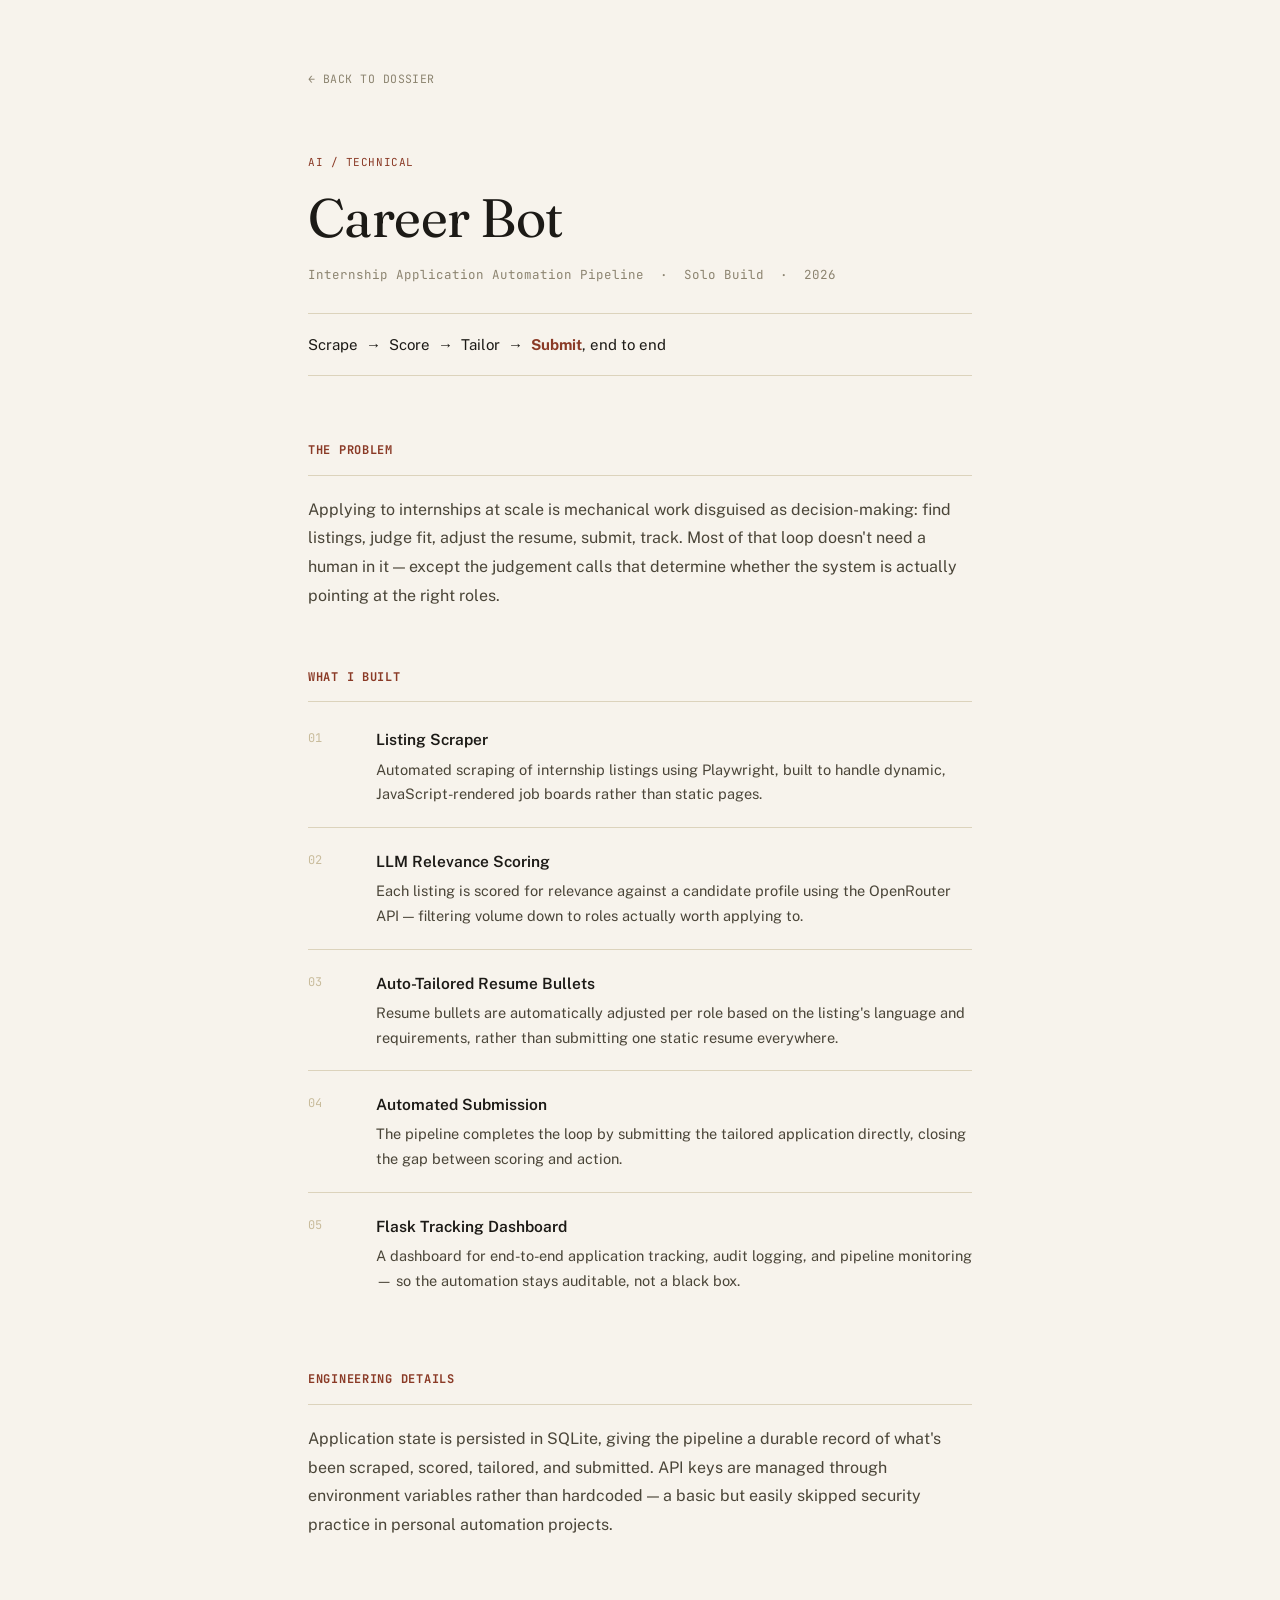
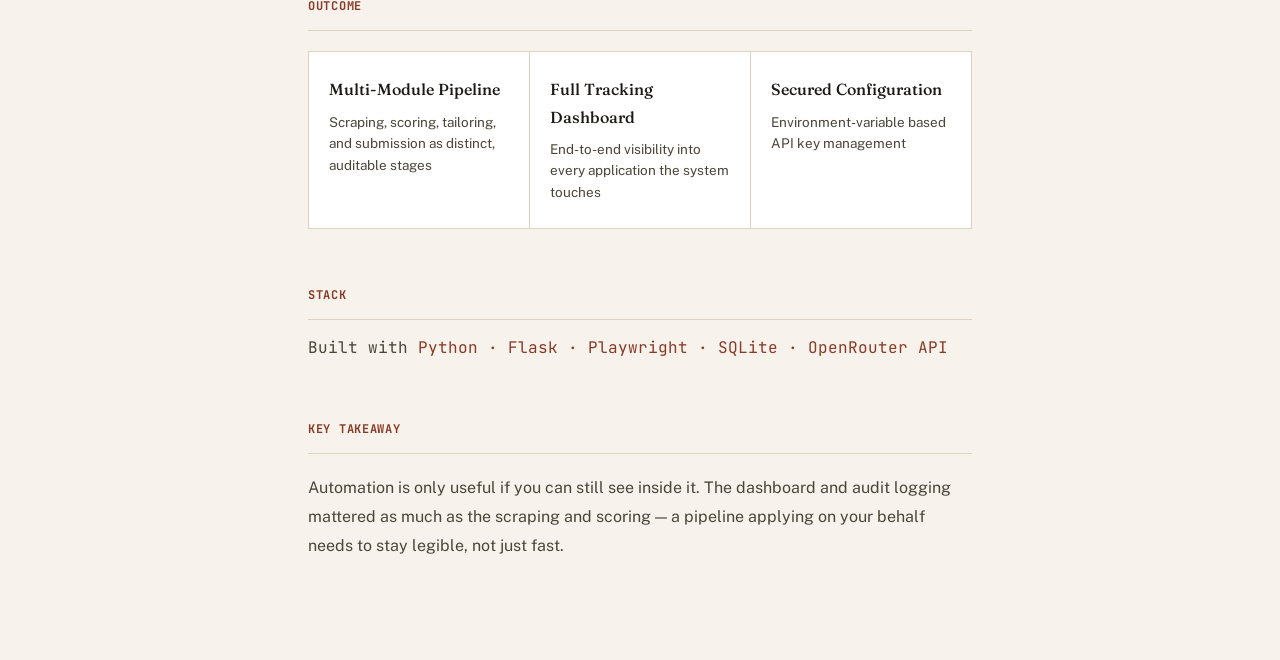
<file: career-bot.html>
<!DOCTYPE html>
<html lang="en">
<head>
<meta charset="UTF-8">
<meta name="viewport" content="width=device-width, initial-scale=1.0">
<title>Career Bot — Internship Application Automation Pipeline | Shivam Godhwani</title>
<meta name="description" content="Career Bot is a multi-module automation pipeline by Shivam Godhwani that scrapes listings, scores relevance via LLM, auto-tailors resumes, and submits internship applications.">
<link rel="stylesheet" href="project.css">
<link href="https://fonts.googleapis.com/css2?family=Fraunces:ital,opsz,wght@0,9..144,380;0,9..144,500;1,9..144,480&family=Public+Sans:wght@300;400;500;600;700&family=JetBrains+Mono:wght@400;500&display=swap" rel="stylesheet">
</head>
<body>
<div class="page">
  <a href="index.html" class="back">← Back to Dossier</a>

  <span class="proj-kicker">AI / Technical</span>
  <h1>Career Bot</h1>
  <p class="meta">Internship Application Automation Pipeline &nbsp;·&nbsp; Solo Build &nbsp;·&nbsp; 2026</p>
  <div class="outcome-banner">Scrape &nbsp;→&nbsp; Score &nbsp;→&nbsp; Tailor &nbsp;→&nbsp; <strong>Submit</strong>, end to end</div>

  <div class="content">

    <div class="section-block">
      <h2>The Problem</h2>
      <p>Applying to internships at scale is mechanical work disguised as decision-making: find listings, judge fit, adjust the resume, submit, track. Most of that loop doesn't need a human in it — except the judgement calls that determine whether the system is actually pointing at the right roles.</p>
    </div>

    <div class="section-block">
      <h2>What I Built</h2>
      <div class="steps">
        <div class="step">
          <div class="step-num">01</div>
          <div>
            <strong>Listing Scraper</strong>
            <p>Automated scraping of internship listings using Playwright, built to handle dynamic, JavaScript-rendered job boards rather than static pages.</p>
          </div>
        </div>
        <div class="step">
          <div class="step-num">02</div>
          <div>
            <strong>LLM Relevance Scoring</strong>
            <p>Each listing is scored for relevance against a candidate profile using the OpenRouter API — filtering volume down to roles actually worth applying to.</p>
          </div>
        </div>
        <div class="step">
          <div class="step-num">03</div>
          <div>
            <strong>Auto-Tailored Resume Bullets</strong>
            <p>Resume bullets are automatically adjusted per role based on the listing's language and requirements, rather than submitting one static resume everywhere.</p>
          </div>
        </div>
        <div class="step">
          <div class="step-num">04</div>
          <div>
            <strong>Automated Submission</strong>
            <p>The pipeline completes the loop by submitting the tailored application directly, closing the gap between scoring and action.</p>
          </div>
        </div>
        <div class="step">
          <div class="step-num">05</div>
          <div>
            <strong>Flask Tracking Dashboard</strong>
            <p>A dashboard for end-to-end application tracking, audit logging, and pipeline monitoring — so the automation stays auditable, not a black box.</p>
          </div>
        </div>
      </div>
    </div>

    <div class="section-block">
      <h2>Engineering Details</h2>
      <p>Application state is persisted in SQLite, giving the pipeline a durable record of what's been scraped, scored, tailored, and submitted. API keys are managed through environment variables rather than hardcoded — a basic but easily skipped security practice in personal automation projects.</p>
    </div>

    <div class="section-block">
      <h2>Outcome</h2>
      <div class="outcome-grid">
        <div class="outcome-card">
          <strong>Multi-Module Pipeline</strong>
          <p>Scraping, scoring, tailoring, and submission as distinct, auditable stages</p>
        </div>
        <div class="outcome-card">
          <strong>Full Tracking Dashboard</strong>
          <p>End-to-end visibility into every application the system touches</p>
        </div>
        <div class="outcome-card">
          <strong>Secured Configuration</strong>
          <p>Environment-variable based API key management</p>
        </div>
      </div>
    </div>

    <div class="section-block">
      <h2>Stack</h2>
      <p class="stack-line">Built with <span>Python · Flask · Playwright · SQLite · OpenRouter API</span></p>
    </div>

    <div class="section-block">
      <h2>Key Takeaway</h2>
      <p>Automation is only useful if you can still see inside it. The dashboard and audit logging mattered as much as the scraping and scoring — a pipeline applying on your behalf needs to stay legible, not just fast.</p>
    </div>

  </div>
</div>
</body>
</html>
</file>
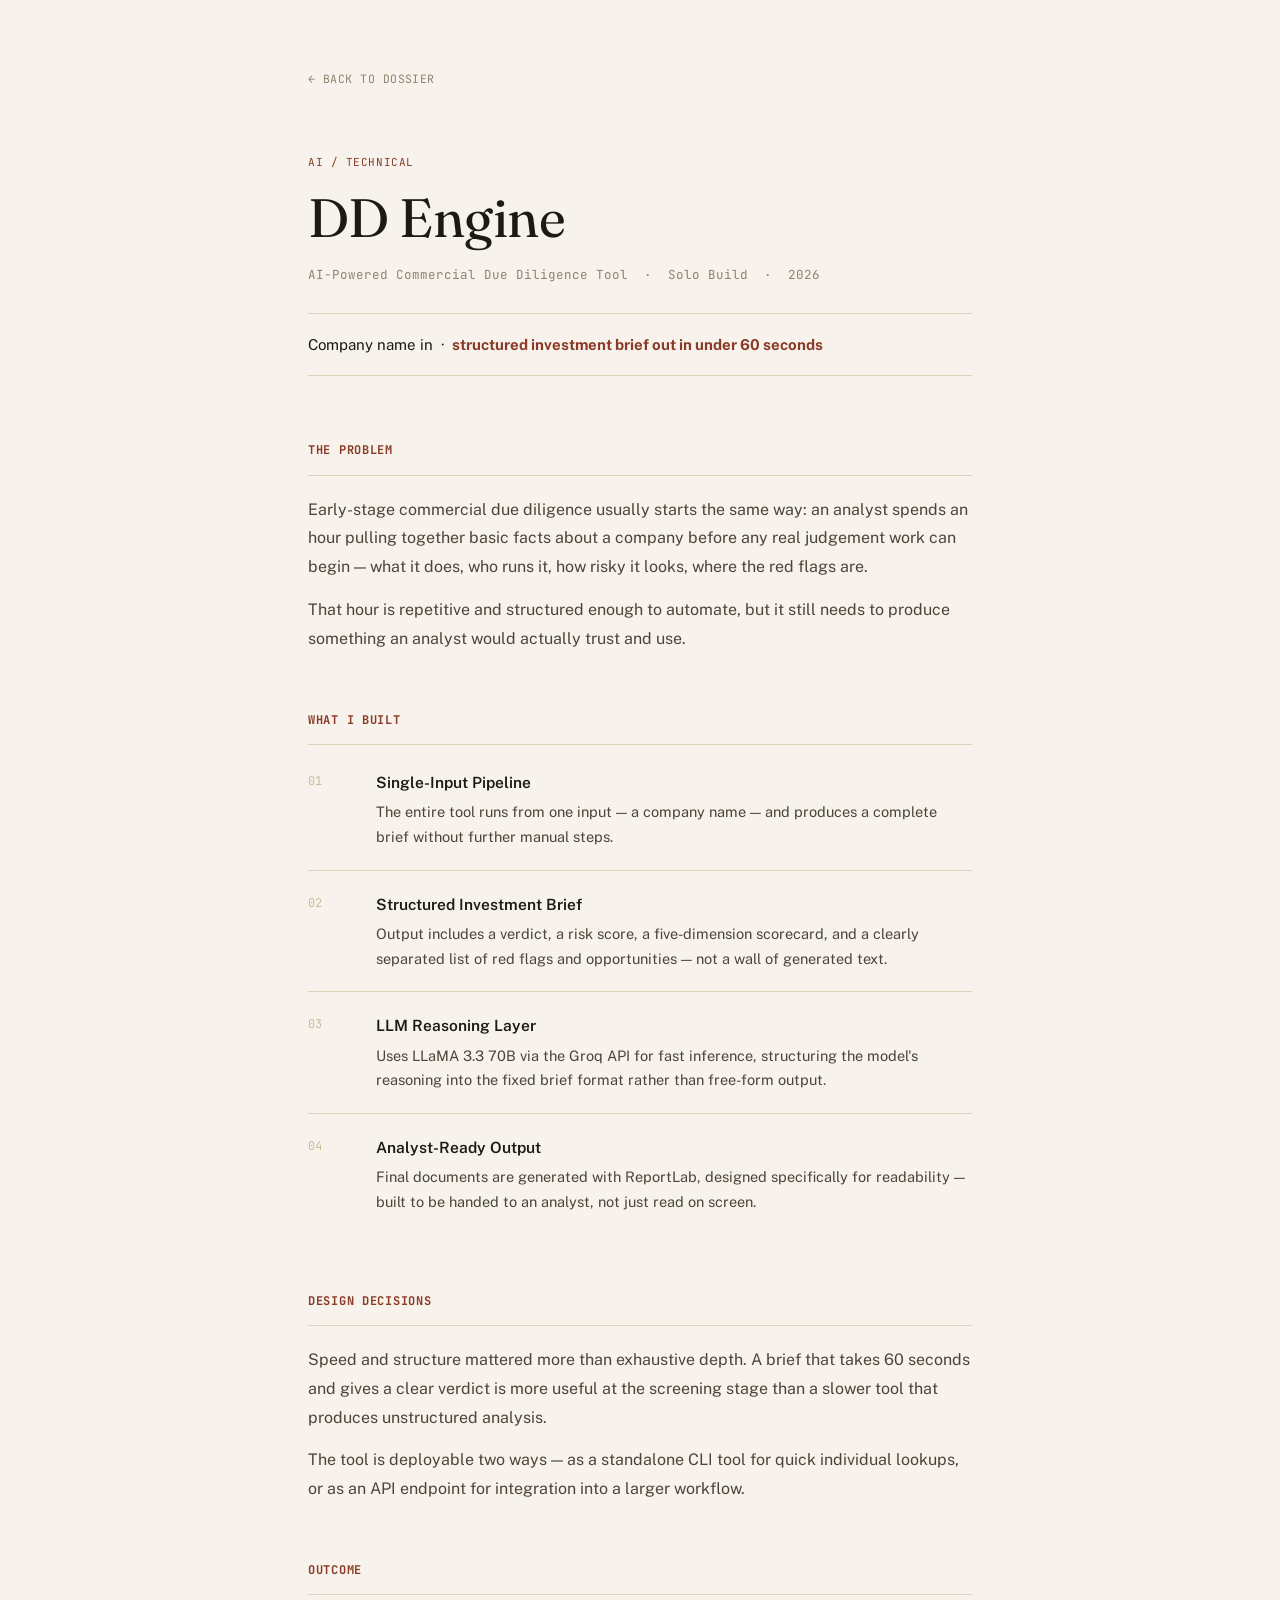
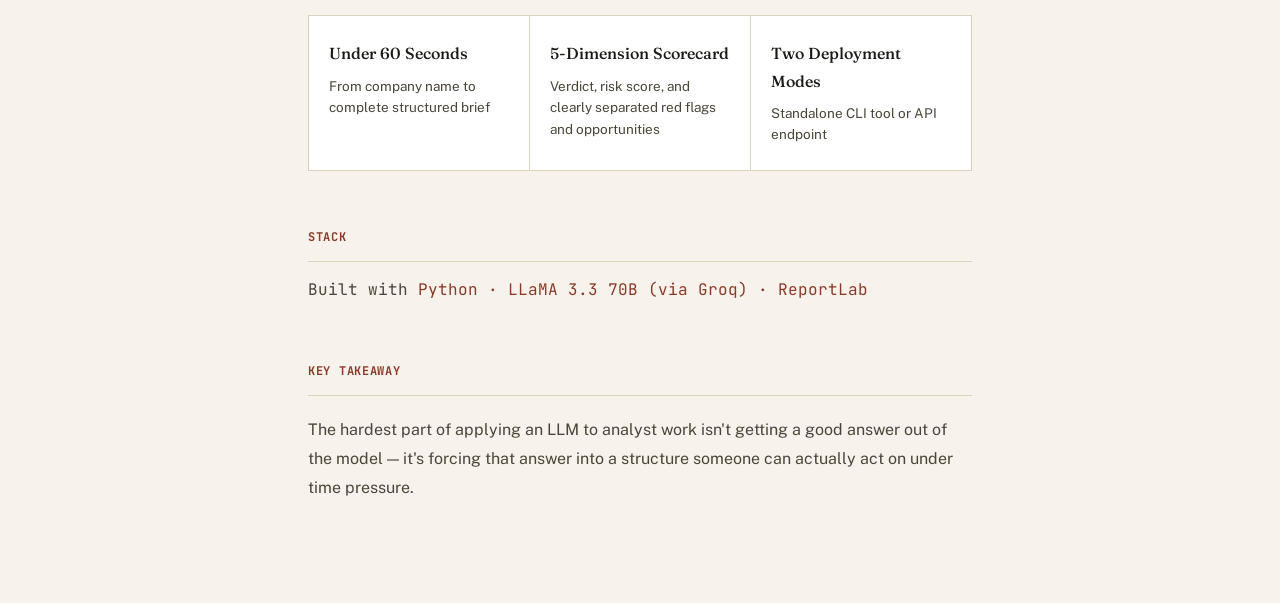
<file: dd-engine.html>
<!DOCTYPE html>
<html lang="en">
<head>
<meta charset="UTF-8">
<meta name="viewport" content="width=device-width, initial-scale=1.0">
<title>DD Engine — AI-Powered Commercial Due Diligence Tool | Shivam Godhwani</title>
<meta name="description" content="DD Engine is an end-to-end pipeline by Shivam Godhwani that converts a company name into a structured investment brief in under 60 seconds, using Python and LLaMA 3.3 70B.">
<link rel="stylesheet" href="project.css">
<link href="https://fonts.googleapis.com/css2?family=Fraunces:ital,opsz,wght@0,9..144,380;0,9..144,500;1,9..144,480&family=Public+Sans:wght@300;400;500;600;700&family=JetBrains+Mono:wght@400;500&display=swap" rel="stylesheet">
</head>
<body>
<div class="page">
  <a href="index.html" class="back">← Back to Dossier</a>

  <span class="proj-kicker">AI / Technical</span>
  <h1>DD Engine</h1>
  <p class="meta">AI-Powered Commercial Due Diligence Tool &nbsp;·&nbsp; Solo Build &nbsp;·&nbsp; 2026</p>
  <div class="outcome-banner">Company name in &nbsp;·&nbsp; <strong>structured investment brief out in under 60 seconds</strong></div>

  <div class="content">

    <div class="section-block">
      <h2>The Problem</h2>
      <p>Early-stage commercial due diligence usually starts the same way: an analyst spends an hour pulling together basic facts about a company before any real judgement work can begin — what it does, who runs it, how risky it looks, where the red flags are.</p>
      <p>That hour is repetitive and structured enough to automate, but it still needs to produce something an analyst would actually trust and use.</p>
    </div>

    <div class="section-block">
      <h2>What I Built</h2>
      <div class="steps">
        <div class="step">
          <div class="step-num">01</div>
          <div>
            <strong>Single-Input Pipeline</strong>
            <p>The entire tool runs from one input — a company name — and produces a complete brief without further manual steps.</p>
          </div>
        </div>
        <div class="step">
          <div class="step-num">02</div>
          <div>
            <strong>Structured Investment Brief</strong>
            <p>Output includes a verdict, a risk score, a five-dimension scorecard, and a clearly separated list of red flags and opportunities — not a wall of generated text.</p>
          </div>
        </div>
        <div class="step">
          <div class="step-num">03</div>
          <div>
            <strong>LLM Reasoning Layer</strong>
            <p>Uses LLaMA 3.3 70B via the Groq API for fast inference, structuring the model's reasoning into the fixed brief format rather than free-form output.</p>
          </div>
        </div>
        <div class="step">
          <div class="step-num">04</div>
          <div>
            <strong>Analyst-Ready Output</strong>
            <p>Final documents are generated with ReportLab, designed specifically for readability — built to be handed to an analyst, not just read on screen.</p>
          </div>
        </div>
      </div>
    </div>

    <div class="section-block">
      <h2>Design Decisions</h2>
      <p>Speed and structure mattered more than exhaustive depth. A brief that takes 60 seconds and gives a clear verdict is more useful at the screening stage than a slower tool that produces unstructured analysis.</p>
      <p>The tool is deployable two ways — as a standalone CLI tool for quick individual lookups, or as an API endpoint for integration into a larger workflow.</p>
    </div>

    <div class="section-block">
      <h2>Outcome</h2>
      <div class="outcome-grid">
        <div class="outcome-card">
          <strong>Under 60 Seconds</strong>
          <p>From company name to complete structured brief</p>
        </div>
        <div class="outcome-card">
          <strong>5-Dimension Scorecard</strong>
          <p>Verdict, risk score, and clearly separated red flags and opportunities</p>
        </div>
        <div class="outcome-card">
          <strong>Two Deployment Modes</strong>
          <p>Standalone CLI tool or API endpoint</p>
        </div>
      </div>
    </div>

    <div class="section-block">
      <h2>Stack</h2>
      <p class="stack-line">Built with <span>Python · LLaMA 3.3 70B (via Groq) · ReportLab</span></p>
    </div>

    <div class="section-block">
      <h2>Key Takeaway</h2>
      <p>The hardest part of applying an LLM to analyst work isn't getting a good answer out of the model — it's forcing that answer into a structure someone can actually act on under time pressure.</p>
    </div>

  </div>
</div>
</body>
</html>
</file>
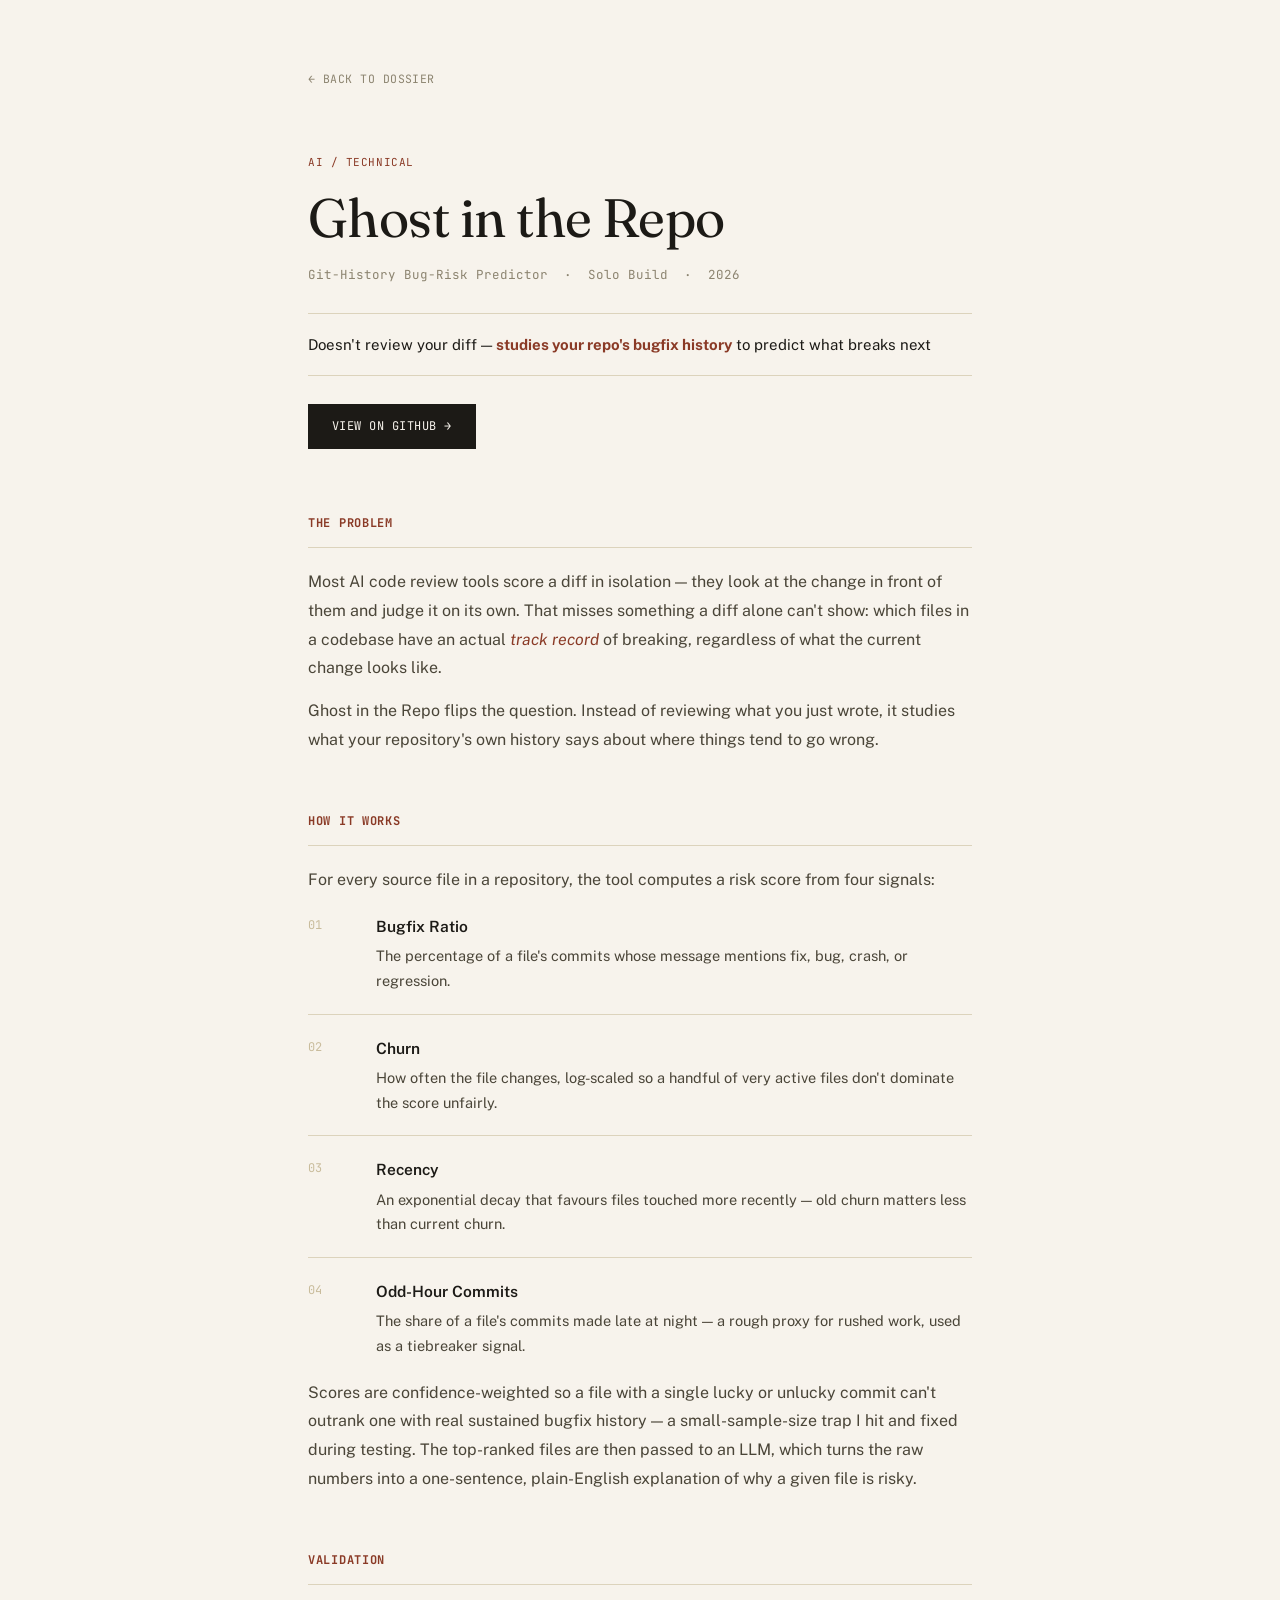
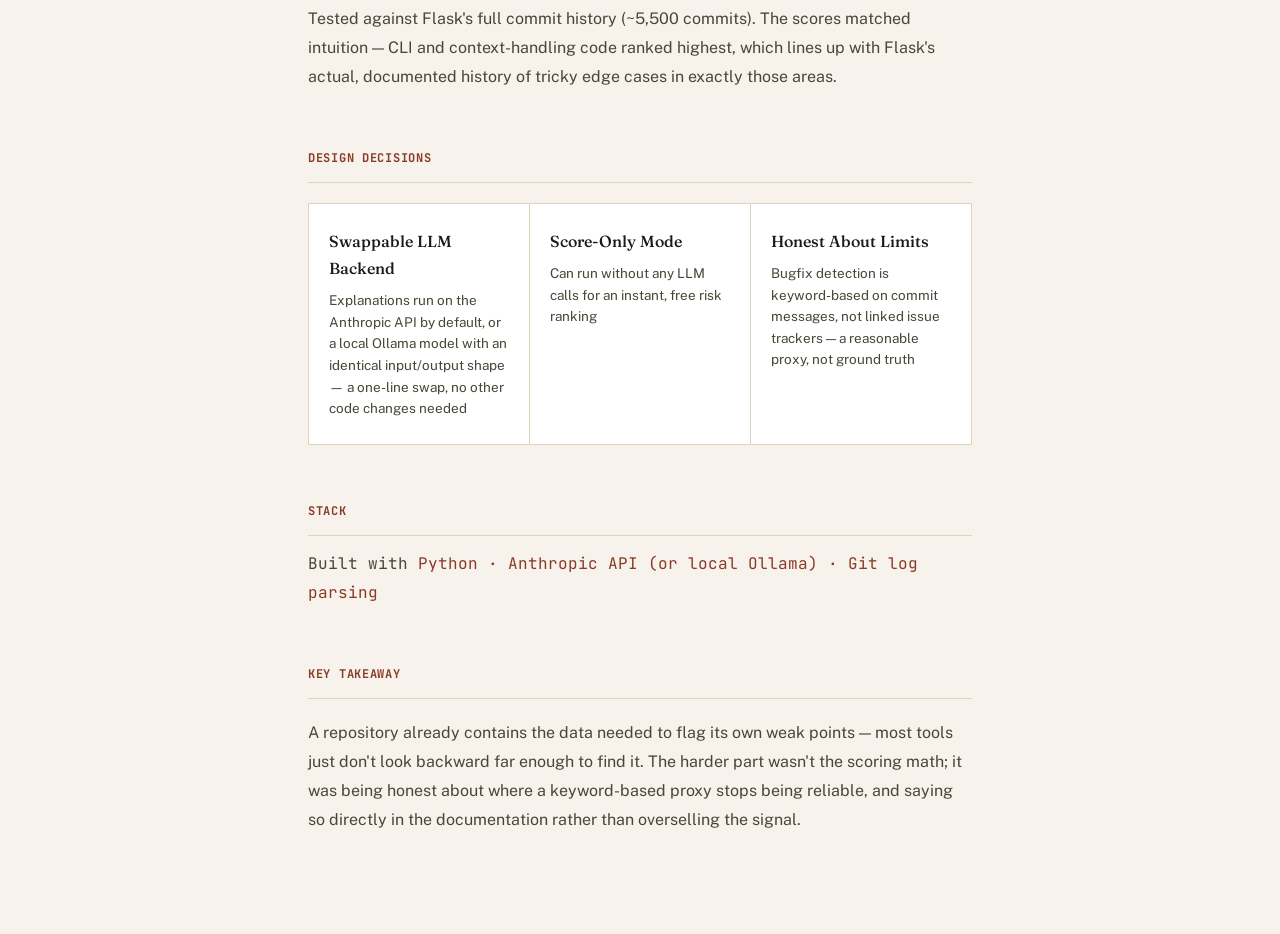
<file: ghost-in-the-repo.html>
<!DOCTYPE html>
<html lang="en">
<head>
<meta charset="UTF-8">
<meta name="viewport" content="width=device-width, initial-scale=1.0">
<title>Ghost in the Repo — Git-History Bug-Risk Predictor | Shivam Godhwani</title>
<meta name="description" content="Ghost in the Repo is a tool by Shivam Godhwani that analyses a repository's own commit history to predict which files are most likely to break next, with plain-English LLM explanations.">
<link rel="stylesheet" href="project.css">
<link href="https://fonts.googleapis.com/css2?family=Fraunces:ital,opsz,wght@0,9..144,380;0,9..144,500;1,9..144,480&family=Public+Sans:wght@300;400;500;600;700&family=JetBrains+Mono:wght@400;500&display=swap" rel="stylesheet">
</head>
<body>
<div class="page">
  <a href="index.html" class="back">← Back to Dossier</a>

  <span class="proj-kicker">AI / Technical</span>
  <h1>Ghost in the Repo</h1>
  <p class="meta">Git-History Bug-Risk Predictor &nbsp;·&nbsp; Solo Build &nbsp;·&nbsp; 2026</p>
  <div class="outcome-banner">Doesn't review your diff — <strong>studies your repo's bugfix history</strong> to predict what breaks next</div>
  <a href="https://github.com/shivamgodhwani-ship-it/ghost-in-the-repo" target="_blank" class="live-link">View on GitHub →</a>

  <div class="content">

    <div class="section-block">
      <h2>The Problem</h2>
      <p>Most AI code review tools score a diff in isolation — they look at the change in front of them and judge it on its own. That misses something a diff alone can't show: which files in a codebase have an actual <em>track record</em> of breaking, regardless of what the current change looks like.</p>
      <p>Ghost in the Repo flips the question. Instead of reviewing what you just wrote, it studies what your repository's own history says about where things tend to go wrong.</p>
    </div>

    <div class="section-block">
      <h2>How It Works</h2>
      <p>For every source file in a repository, the tool computes a risk score from four signals:</p>
      <div class="steps">
        <div class="step">
          <div class="step-num">01</div>
          <div>
            <strong>Bugfix Ratio</strong>
            <p>The percentage of a file's commits whose message mentions fix, bug, crash, or regression.</p>
          </div>
        </div>
        <div class="step">
          <div class="step-num">02</div>
          <div>
            <strong>Churn</strong>
            <p>How often the file changes, log-scaled so a handful of very active files don't dominate the score unfairly.</p>
          </div>
        </div>
        <div class="step">
          <div class="step-num">03</div>
          <div>
            <strong>Recency</strong>
            <p>An exponential decay that favours files touched more recently — old churn matters less than current churn.</p>
          </div>
        </div>
        <div class="step">
          <div class="step-num">04</div>
          <div>
            <strong>Odd-Hour Commits</strong>
            <p>The share of a file's commits made late at night — a rough proxy for rushed work, used as a tiebreaker signal.</p>
          </div>
        </div>
      </div>
      <p>Scores are confidence-weighted so a file with a single lucky or unlucky commit can't outrank one with real sustained bugfix history — a small-sample-size trap I hit and fixed during testing. The top-ranked files are then passed to an LLM, which turns the raw numbers into a one-sentence, plain-English explanation of why a given file is risky.</p>
    </div>

    <div class="section-block">
      <h2>Validation</h2>
      <p>Tested against Flask's full commit history (~5,500 commits). The scores matched intuition — CLI and context-handling code ranked highest, which lines up with Flask's actual, documented history of tricky edge cases in exactly those areas.</p>
    </div>

    <div class="section-block">
      <h2>Design Decisions</h2>
      <div class="outcome-grid">
        <div class="outcome-card">
          <strong>Swappable LLM Backend</strong>
          <p>Explanations run on the Anthropic API by default, or a local Ollama model with an identical input/output shape — a one-line swap, no other code changes needed</p>
        </div>
        <div class="outcome-card">
          <strong>Score-Only Mode</strong>
          <p>Can run without any LLM calls for an instant, free risk ranking</p>
        </div>
        <div class="outcome-card">
          <strong>Honest About Limits</strong>
          <p>Bugfix detection is keyword-based on commit messages, not linked issue trackers — a reasonable proxy, not ground truth</p>
        </div>
      </div>
    </div>

    <div class="section-block">
      <h2>Stack</h2>
      <p class="stack-line">Built with <span>Python · Anthropic API (or local Ollama) · Git log parsing</span></p>
    </div>

    <div class="section-block">
      <h2>Key Takeaway</h2>
      <p>A repository already contains the data needed to flag its own weak points — most tools just don't look backward far enough to find it. The harder part wasn't the scoring math; it was being honest about where a keyword-based proxy stops being reliable, and saying so directly in the documentation rather than overselling the signal.</p>
    </div>

  </div>
</div>
</body>
</html>
</file>
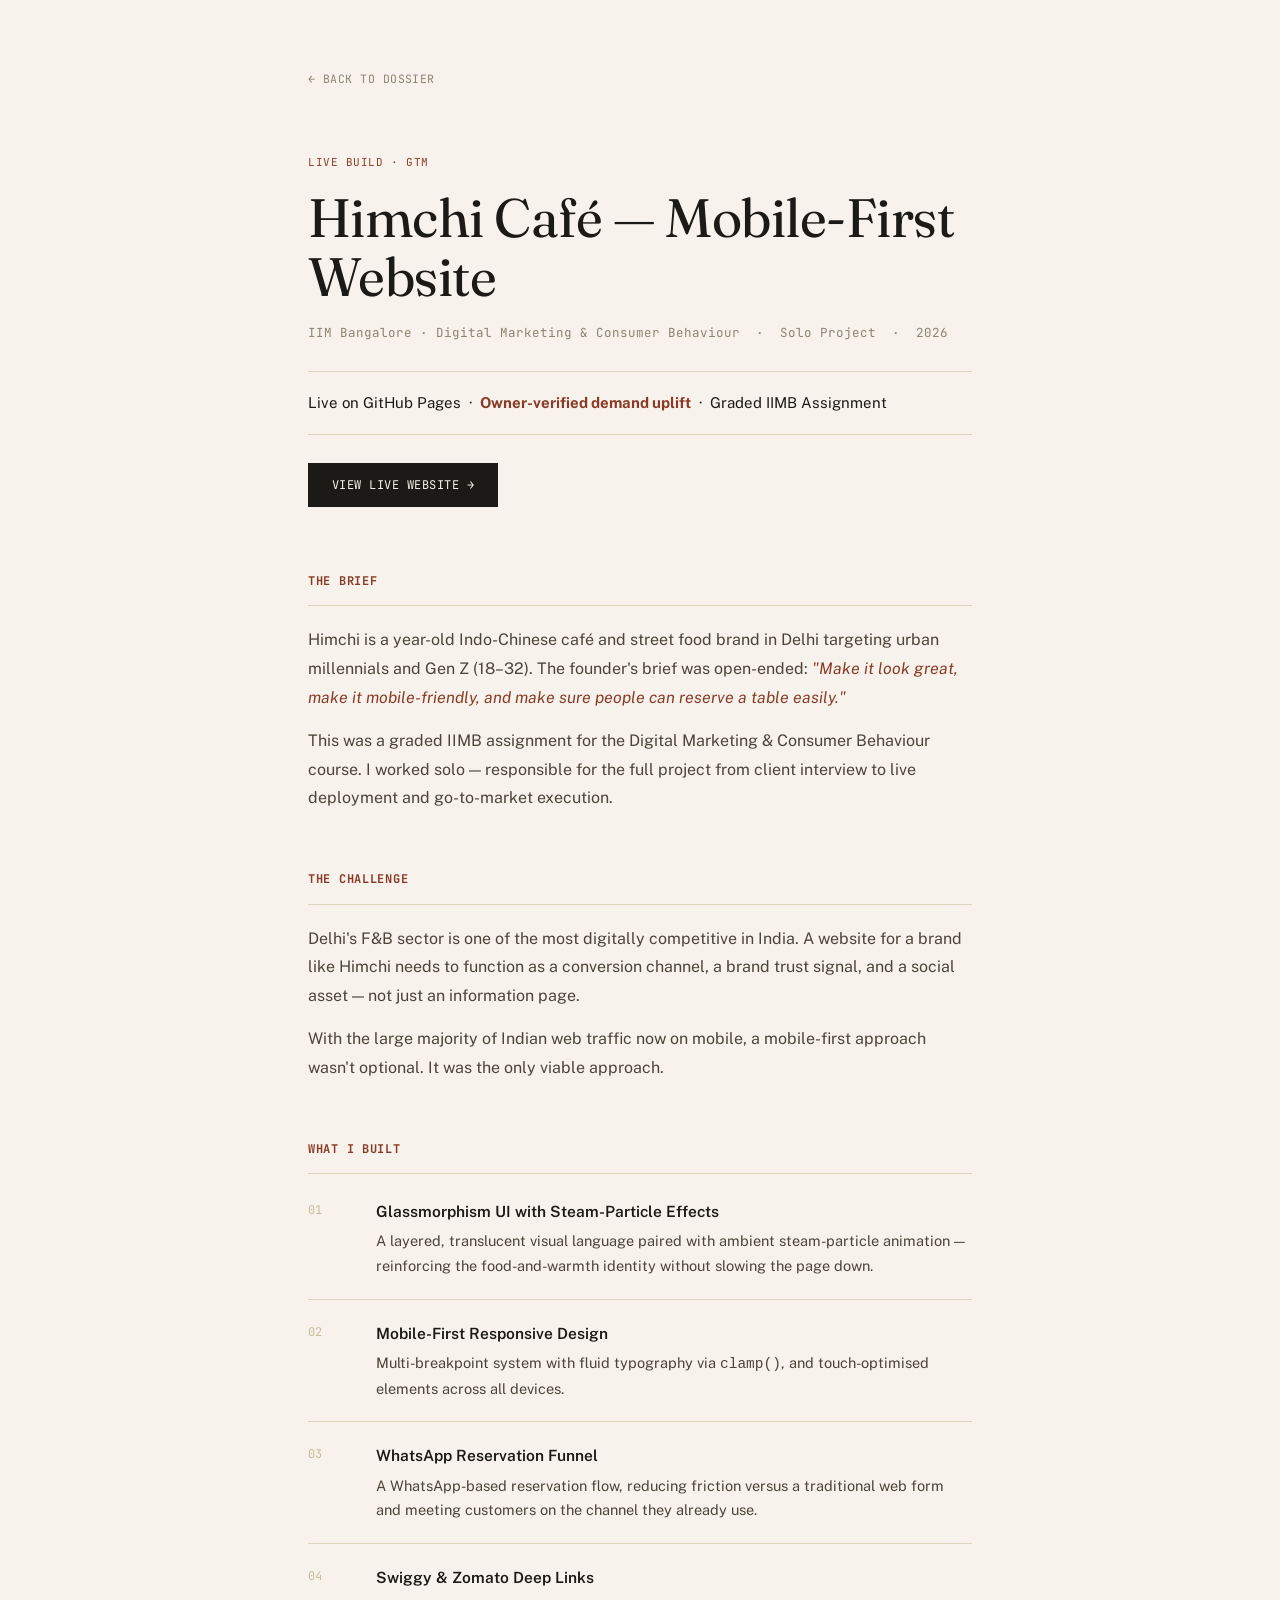
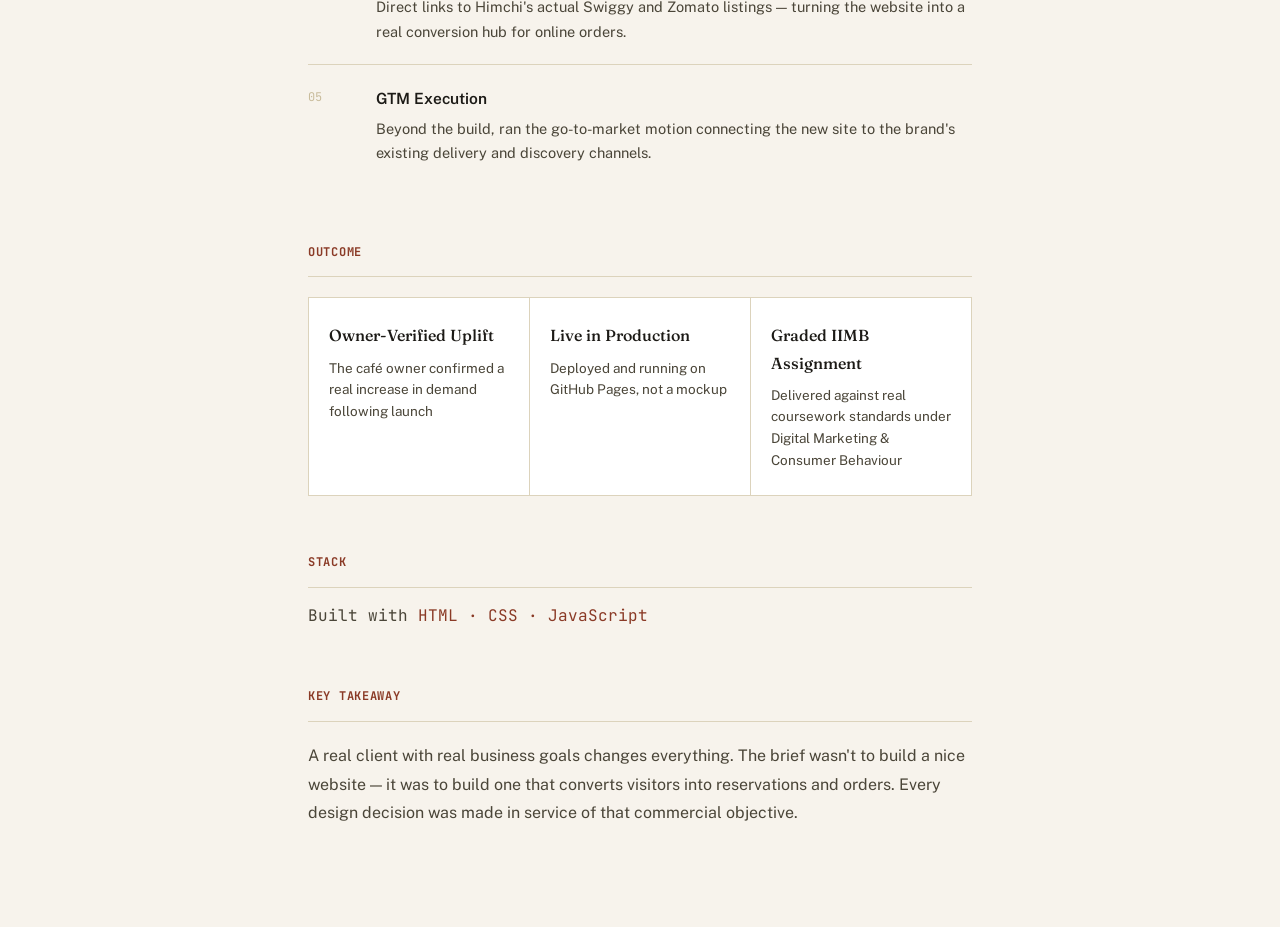
<file: himchi.html>
<!DOCTYPE html>
<html lang="en">
<head>
<meta charset="UTF-8">
<meta name="viewport" content="width=device-width, initial-scale=1.0">
<title>Himchi Café — Mobile-First Website & GTM Launch | Shivam Godhwani · IIM Bangalore</title>
<meta name="description" content="Shivam Godhwani designed and built a live mobile-first website for Himchi Café, Delhi — solo IIMB assignment with glassmorphism UI, steam-particle effects, WhatsApp reservation flow, and Swiggy/Zomato integration.">
<link rel="stylesheet" href="project.css">
<link href="https://fonts.googleapis.com/css2?family=Fraunces:ital,opsz,wght@0,9..144,380;0,9..144,500;1,9..144,480&family=Public+Sans:wght@300;400;500;600;700&family=JetBrains+Mono:wght@400;500&display=swap" rel="stylesheet">
</head>
<body>
<div class="page">
  <a href="index.html" class="back">← Back to Dossier</a>

  <span class="proj-kicker">Live Build · GTM</span>
  <h1>Himchi Café — Mobile-First Website</h1>
  <p class="meta">IIM Bangalore · Digital Marketing &amp; Consumer Behaviour &nbsp;·&nbsp; Solo Project &nbsp;·&nbsp; 2026</p>
  <div class="outcome-banner">Live on GitHub Pages &nbsp;·&nbsp; <strong>Owner-verified demand uplift</strong> &nbsp;·&nbsp; Graded IIMB Assignment</div>
  <a href="https://shivamgodhwani-ship-it.github.io/the_himchi/" target="_blank" class="live-link">View Live Website →</a>

  <div class="content">

    <div class="section-block">
      <h2>The Brief</h2>
      <p>Himchi is a year-old Indo-Chinese café and street food brand in Delhi targeting urban millennials and Gen Z (18–32). The founder's brief was open-ended: <em>"Make it look great, make it mobile-friendly, and make sure people can reserve a table easily."</em></p>
      <p>This was a graded IIMB assignment for the Digital Marketing &amp; Consumer Behaviour course. I worked solo — responsible for the full project from client interview to live deployment and go-to-market execution.</p>
    </div>

    <div class="section-block">
      <h2>The Challenge</h2>
      <p>Delhi's F&amp;B sector is one of the most digitally competitive in India. A website for a brand like Himchi needs to function as a conversion channel, a brand trust signal, and a social asset — not just an information page.</p>
      <p>With the large majority of Indian web traffic now on mobile, a mobile-first approach wasn't optional. It was the only viable approach.</p>
    </div>

    <div class="section-block">
      <h2>What I Built</h2>
      <div class="steps">
        <div class="step">
          <div class="step-num">01</div>
          <div>
            <strong>Glassmorphism UI with Steam-Particle Effects</strong>
            <p>A layered, translucent visual language paired with ambient steam-particle animation — reinforcing the food-and-warmth identity without slowing the page down.</p>
          </div>
        </div>
        <div class="step">
          <div class="step-num">02</div>
          <div>
            <strong>Mobile-First Responsive Design</strong>
            <p>Multi-breakpoint system with fluid typography via <code>clamp()</code>, and touch-optimised elements across all devices.</p>
          </div>
        </div>
        <div class="step">
          <div class="step-num">03</div>
          <div>
            <strong>WhatsApp Reservation Funnel</strong>
            <p>A WhatsApp-based reservation flow, reducing friction versus a traditional web form and meeting customers on the channel they already use.</p>
          </div>
        </div>
        <div class="step">
          <div class="step-num">04</div>
          <div>
            <strong>Swiggy &amp; Zomato Deep Links</strong>
            <p>Direct links to Himchi's actual Swiggy and Zomato listings — turning the website into a real conversion hub for online orders.</p>
          </div>
        </div>
        <div class="step">
          <div class="step-num">05</div>
          <div>
            <strong>GTM Execution</strong>
            <p>Beyond the build, ran the go-to-market motion connecting the new site to the brand's existing delivery and discovery channels.</p>
          </div>
        </div>
      </div>
    </div>

    <div class="section-block">
      <h2>Outcome</h2>
      <div class="outcome-grid">
        <div class="outcome-card">
          <strong>Owner-Verified Uplift</strong>
          <p>The café owner confirmed a real increase in demand following launch</p>
        </div>
        <div class="outcome-card">
          <strong>Live in Production</strong>
          <p>Deployed and running on GitHub Pages, not a mockup</p>
        </div>
        <div class="outcome-card">
          <strong>Graded IIMB Assignment</strong>
          <p>Delivered against real coursework standards under Digital Marketing &amp; Consumer Behaviour</p>
        </div>
      </div>
    </div>

    <div class="section-block">
      <h2>Stack</h2>
      <p class="stack-line">Built with <span>HTML · CSS · JavaScript</span></p>
    </div>

    <div class="section-block">
      <h2>Key Takeaway</h2>
      <p>A real client with real business goals changes everything. The brief wasn't to build a nice website — it was to build one that converts visitors into reservations and orders. Every design decision was made in service of that commercial objective.</p>
    </div>

  </div>
</div>
</body>
</html>
</file>
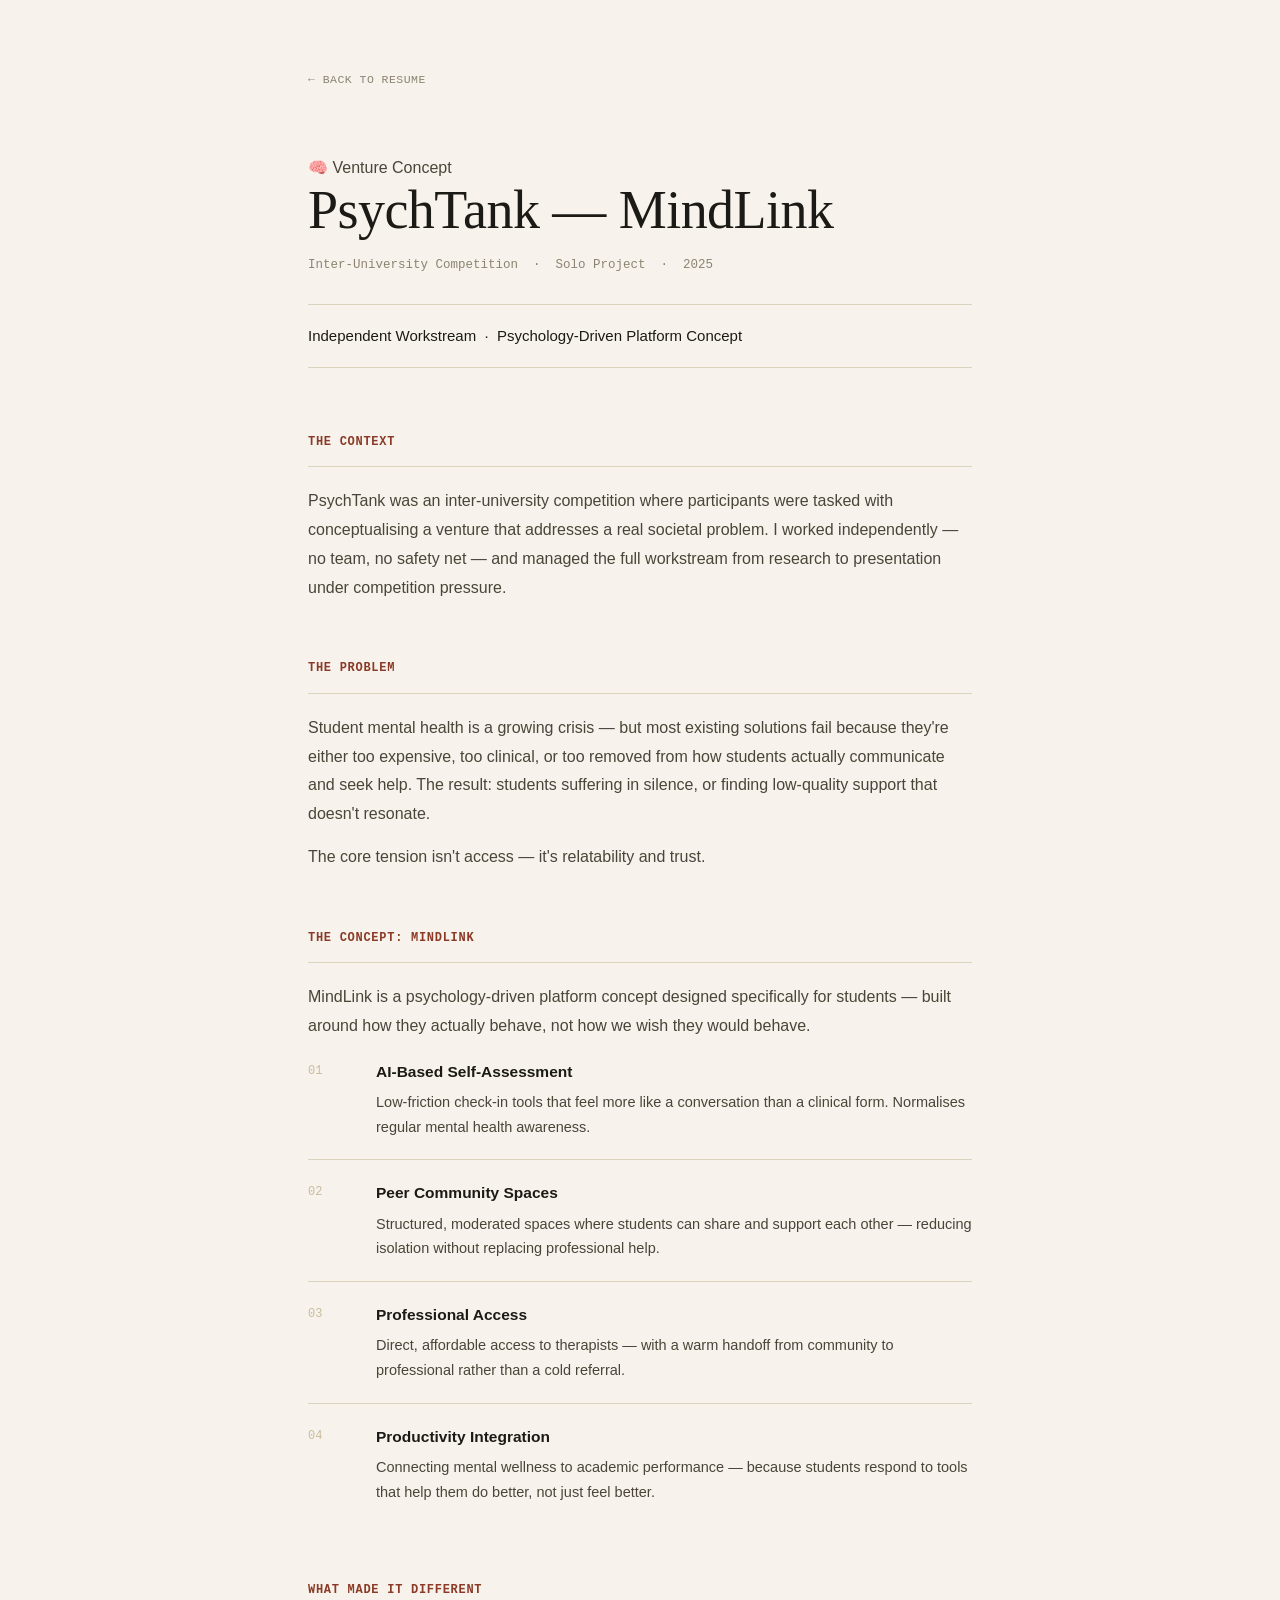
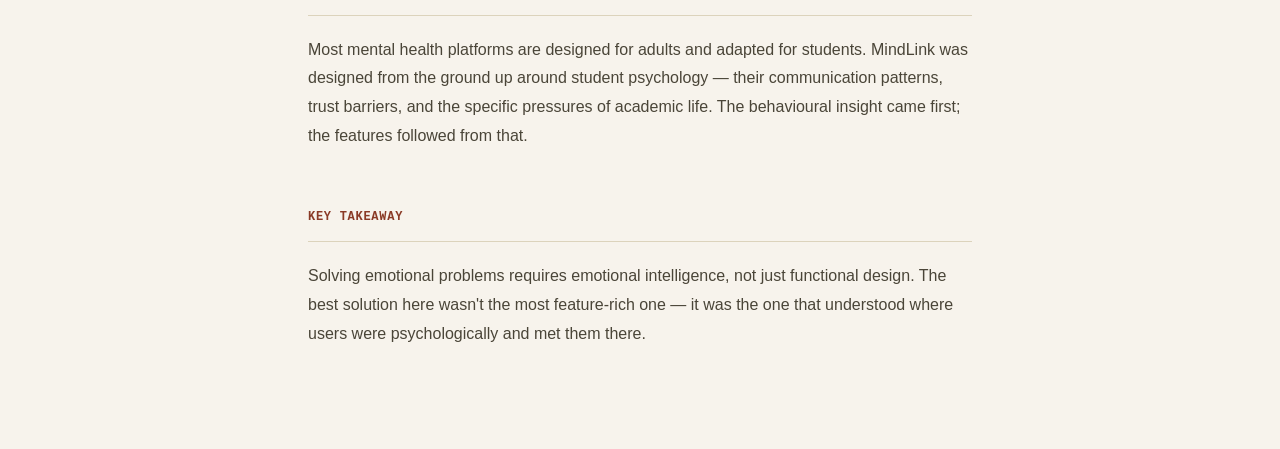
<file: mindlink.html>
<!DOCTYPE html>
<html lang="en">
<head>
<meta charset="UTF-8">
<meta name="viewport" content="width=device-width, initial-scale=1.0">
<title>PsychTank — MindLink · Student Mental Health Platform Concept | Shivam Godhwani</title>
<meta name="description" content="MindLink — a psychology-driven platform concept for student mental health, developed solo by Shivam Godhwani at an inter-university competition.">
<link rel="stylesheet" href="project.css">
<link href="https://fonts.googleapis.com/css2?family=DM+Serif+Display:ital@0;1&family=DM+Sans:wght@300;400;500;600&display=swap" rel="stylesheet">
</head>
<body>
<div class="page">
  <a href="index.html" class="back">← Back to Resume</a>

  <div class="hero-block">
    <span class="proj-tag">🧠 Venture Concept</span>
    <h1>PsychTank — MindLink</h1>
    <p class="meta">Inter-University Competition &nbsp;·&nbsp; Solo Project &nbsp;·&nbsp; 2025</p>
    <div class="outcome-banner">Independent Workstream &nbsp;·&nbsp; Psychology-Driven Platform Concept</div>
  </div>

  <div class="content">

    <div class="section-block">
      <h2>The Context</h2>
      <p>PsychTank was an inter-university competition where participants were tasked with conceptualising a venture that addresses a real societal problem. I worked independently — no team, no safety net — and managed the full workstream from research to presentation under competition pressure.</p>
    </div>

    <div class="section-block">
      <h2>The Problem</h2>
      <p>Student mental health is a growing crisis — but most existing solutions fail because they're either too expensive, too clinical, or too removed from how students actually communicate and seek help. The result: students suffering in silence, or finding low-quality support that doesn't resonate.</p>
      <p>The core tension isn't access — it's relatability and trust.</p>
    </div>

    <div class="section-block">
      <h2>The Concept: MindLink</h2>
      <p>MindLink is a psychology-driven platform concept designed specifically for students — built around how they actually behave, not how we wish they would behave.</p>
      <div class="steps">
        <div class="step">
          <div class="step-num">01</div>
          <div>
            <strong>AI-Based Self-Assessment</strong>
            <p>Low-friction check-in tools that feel more like a conversation than a clinical form. Normalises regular mental health awareness.</p>
          </div>
        </div>
        <div class="step">
          <div class="step-num">02</div>
          <div>
            <strong>Peer Community Spaces</strong>
            <p>Structured, moderated spaces where students can share and support each other — reducing isolation without replacing professional help.</p>
          </div>
        </div>
        <div class="step">
          <div class="step-num">03</div>
          <div>
            <strong>Professional Access</strong>
            <p>Direct, affordable access to therapists — with a warm handoff from community to professional rather than a cold referral.</p>
          </div>
        </div>
        <div class="step">
          <div class="step-num">04</div>
          <div>
            <strong>Productivity Integration</strong>
            <p>Connecting mental wellness to academic performance — because students respond to tools that help them do better, not just feel better.</p>
          </div>
        </div>
      </div>
    </div>

    <div class="section-block">
      <h2>What Made It Different</h2>
      <p>Most mental health platforms are designed for adults and adapted for students. MindLink was designed from the ground up around student psychology — their communication patterns, trust barriers, and the specific pressures of academic life. The behavioural insight came first; the features followed from that.</p>
    </div>

    <div class="section-block">
      <h2>Key Takeaway</h2>
      <p>Solving emotional problems requires emotional intelligence, not just functional design. The best solution here wasn't the most feature-rich one — it was the one that understood where users were psychologically and met them there.</p>
    </div>

  </div>
</div>
</body>
</html>
</file>
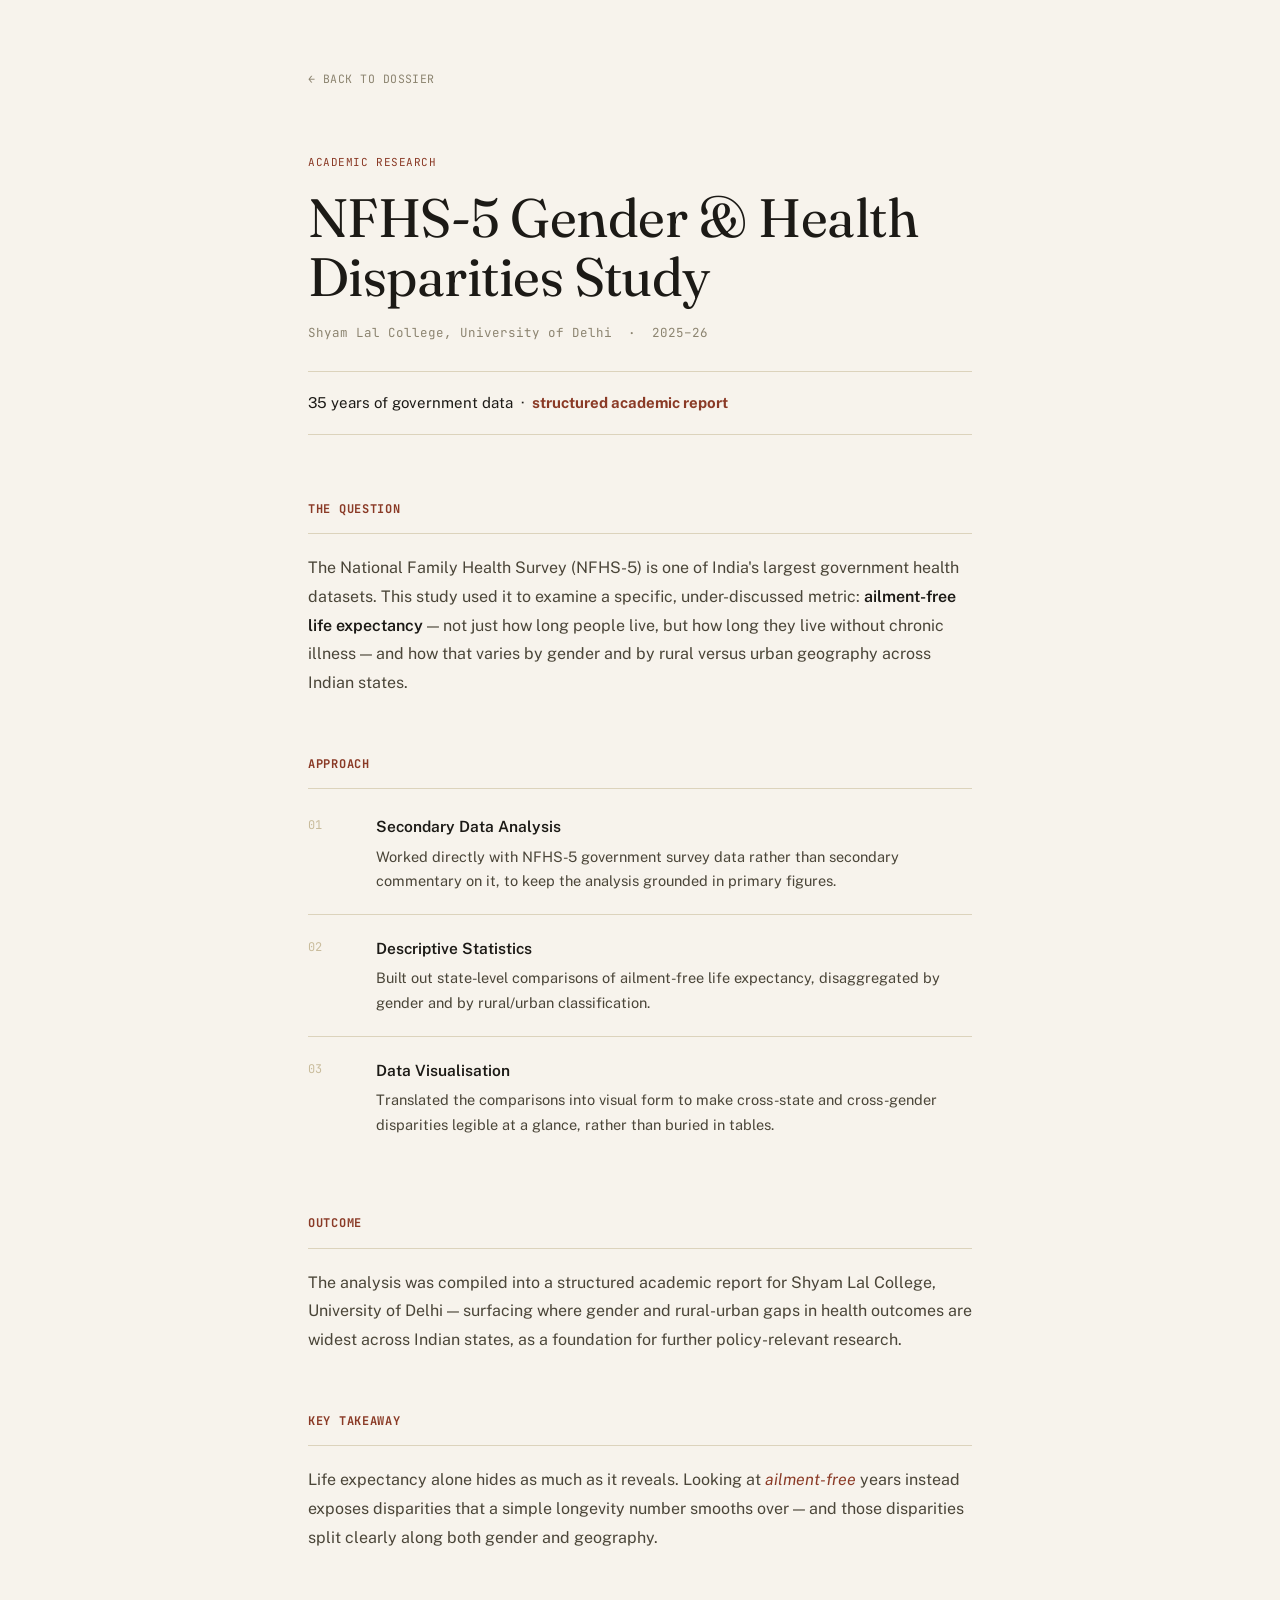
<file: nfhs5.html>
<!DOCTYPE html>
<html lang="en">
<head>
<meta charset="UTF-8">
<meta name="viewport" content="width=device-width, initial-scale=1.0">
<title>NFHS-5 Gender & Health Disparities Study | Shivam Godhwani</title>
<meta name="description" content="Shivam Godhwani's analysis of the NFHS-5 government dataset, examining gender and rural-urban disparities in ailment-free life expectancy across Indian states.">
<link rel="stylesheet" href="project.css">
<link href="https://fonts.googleapis.com/css2?family=Fraunces:ital,opsz,wght@0,9..144,380;0,9..144,500;1,9..144,480&family=Public+Sans:wght@300;400;500;600;700&family=JetBrains+Mono:wght@400;500&display=swap" rel="stylesheet">
</head>
<body>
<div class="page">
  <a href="index.html" class="back">← Back to Dossier</a>

  <span class="proj-kicker">Academic Research</span>
  <h1>NFHS-5 Gender &amp; Health Disparities Study</h1>
  <p class="meta">Shyam Lal College, University of Delhi &nbsp;·&nbsp; 2025–26</p>
  <div class="outcome-banner">35 years of government data &nbsp;·&nbsp; <strong>structured academic report</strong></div>

  <div class="content">

    <div class="section-block">
      <h2>The Question</h2>
      <p>The National Family Health Survey (NFHS-5) is one of India's largest government health datasets. This study used it to examine a specific, under-discussed metric: <strong>ailment-free life expectancy</strong> — not just how long people live, but how long they live without chronic illness — and how that varies by gender and by rural versus urban geography across Indian states.</p>
    </div>

    <div class="section-block">
      <h2>Approach</h2>
      <div class="steps">
        <div class="step">
          <div class="step-num">01</div>
          <div>
            <strong>Secondary Data Analysis</strong>
            <p>Worked directly with NFHS-5 government survey data rather than secondary commentary on it, to keep the analysis grounded in primary figures.</p>
          </div>
        </div>
        <div class="step">
          <div class="step-num">02</div>
          <div>
            <strong>Descriptive Statistics</strong>
            <p>Built out state-level comparisons of ailment-free life expectancy, disaggregated by gender and by rural/urban classification.</p>
          </div>
        </div>
        <div class="step">
          <div class="step-num">03</div>
          <div>
            <strong>Data Visualisation</strong>
            <p>Translated the comparisons into visual form to make cross-state and cross-gender disparities legible at a glance, rather than buried in tables.</p>
          </div>
        </div>
      </div>
    </div>

    <div class="section-block">
      <h2>Outcome</h2>
      <p>The analysis was compiled into a structured academic report for Shyam Lal College, University of Delhi — surfacing where gender and rural-urban gaps in health outcomes are widest across Indian states, as a foundation for further policy-relevant research.</p>
    </div>

    <div class="section-block">
      <h2>Key Takeaway</h2>
      <p>Life expectancy alone hides as much as it reveals. Looking at <em>ailment-free</em> years instead exposes disparities that a simple longevity number smooths over — and those disparities split clearly along both gender and geography.</p>
    </div>

  </div>
</div>
</body>
</html>
</file>
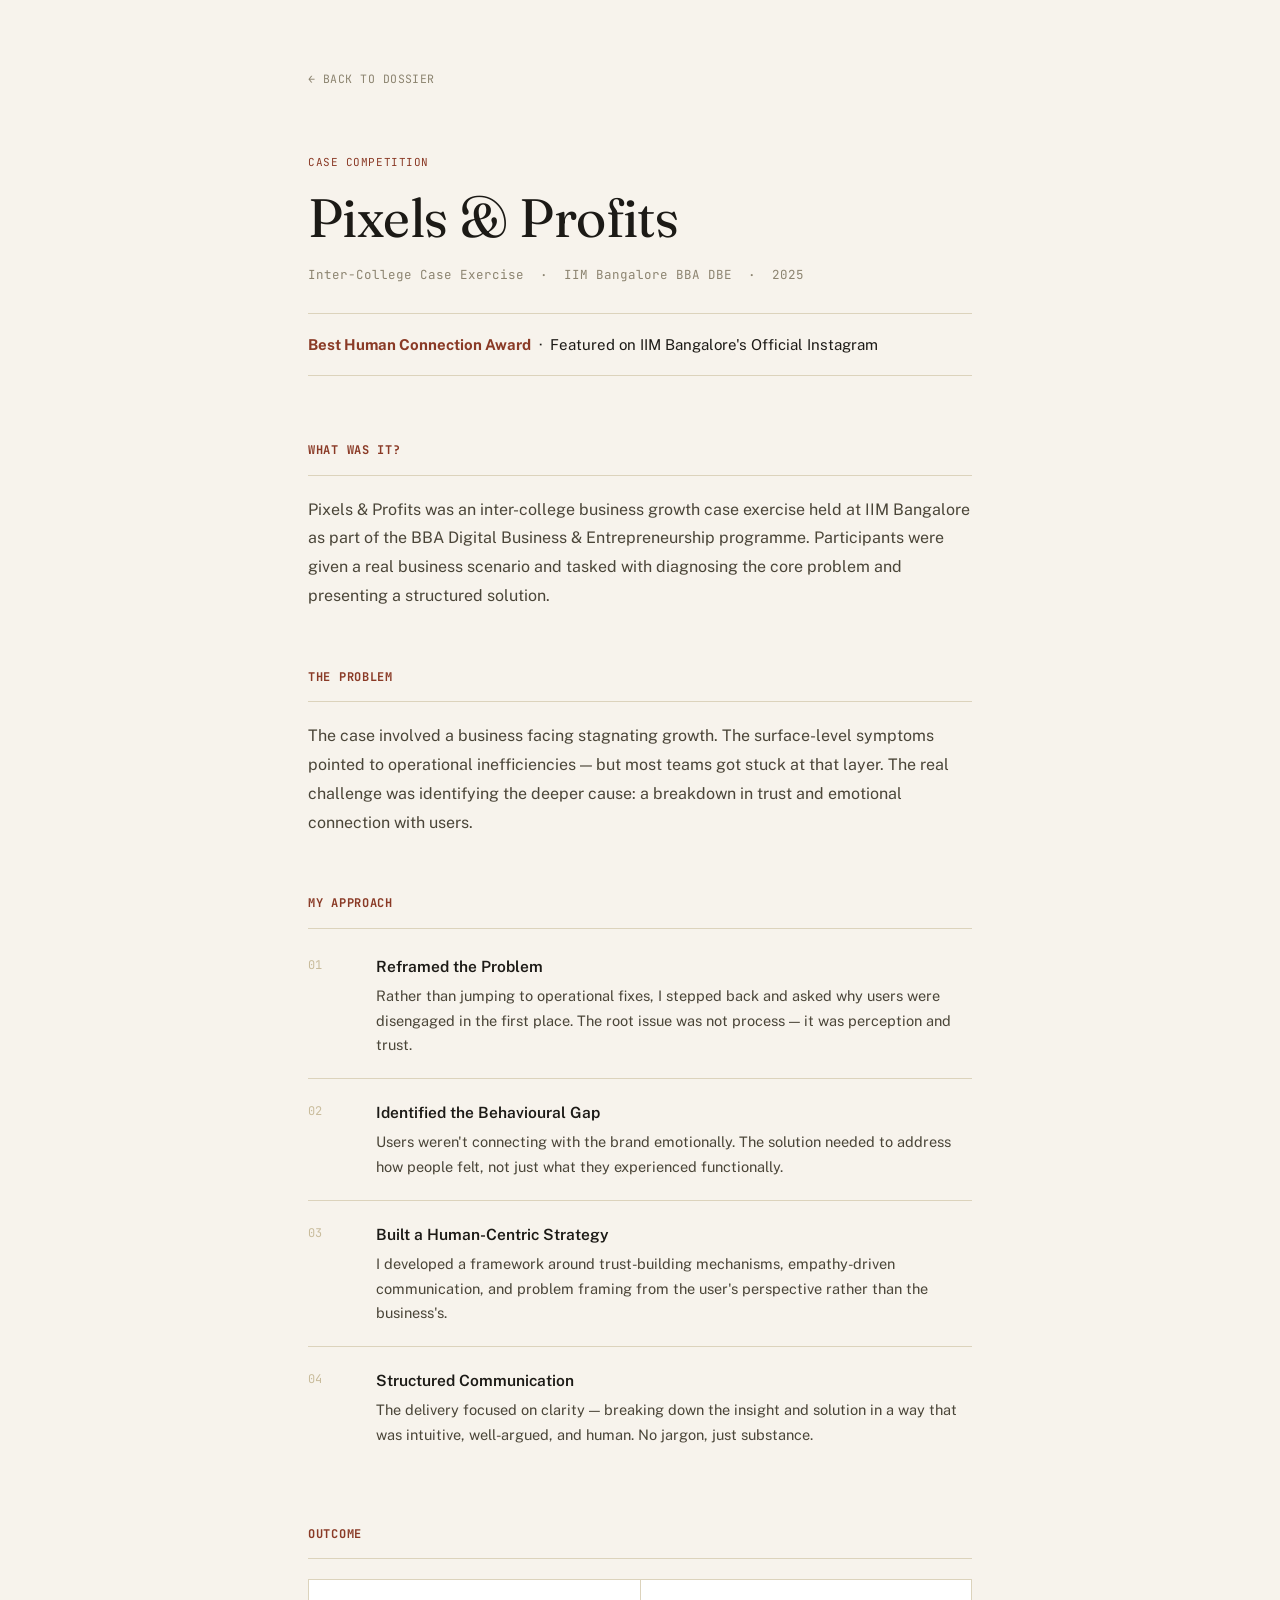
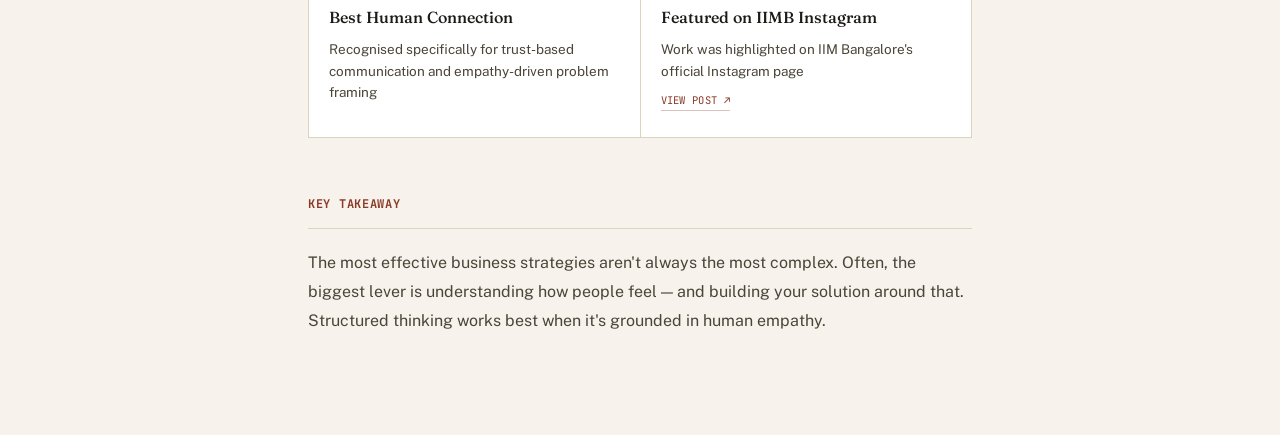
<file: pixels.html>
<!DOCTYPE html>
<html lang="en">
<head>
<meta charset="UTF-8">
<meta name="viewport" content="width=device-width, initial-scale=1.0">
<title>Pixels & Profits — Best Human Connection Award | Shivam Godhwani</title>
<meta name="description" content="Shivam Godhwani won Best Human Connection at IIM Bangalore's Pixels & Profits inter-college case exercise — recognised for trust-based communication and empathy-driven problem framing.">
<meta property="og:title" content="Pixels & Profits — Best Human Connection Award | Shivam Godhwani">
<meta property="og:description" content="Award-winning case study from IIM Bangalore's Pixels & Profits exercise. Best Human Connection — featured on IIMB's official Instagram.">
<link rel="stylesheet" href="project.css">
<link href="https://fonts.googleapis.com/css2?family=Fraunces:ital,opsz,wght@0,9..144,380;0,9..144,500;1,9..144,480&family=Public+Sans:wght@300;400;500;600;700&family=JetBrains+Mono:wght@400;500&display=swap" rel="stylesheet">
</head>
<body>
<div class="page">
  <a href="index.html" class="back">← Back to Dossier</a>

  <span class="proj-kicker">Case Competition</span>
  <h1>Pixels &amp; Profits</h1>
  <p class="meta">Inter-College Case Exercise &nbsp;·&nbsp; IIM Bangalore BBA DBE &nbsp;·&nbsp; 2025</p>
  <div class="outcome-banner"><strong>Best Human Connection Award</strong> &nbsp;·&nbsp; Featured on IIM Bangalore's Official Instagram</div>

  <div class="content">

    <div class="section-block">
      <h2>What Was It?</h2>
      <p>Pixels &amp; Profits was an inter-college business growth case exercise held at IIM Bangalore as part of the BBA Digital Business &amp; Entrepreneurship programme. Participants were given a real business scenario and tasked with diagnosing the core problem and presenting a structured solution.</p>
    </div>

    <div class="section-block">
      <h2>The Problem</h2>
      <p>The case involved a business facing stagnating growth. The surface-level symptoms pointed to operational inefficiencies — but most teams got stuck at that layer. The real challenge was identifying the deeper cause: a breakdown in trust and emotional connection with users.</p>
    </div>

    <div class="section-block">
      <h2>My Approach</h2>
      <div class="steps">
        <div class="step">
          <div class="step-num">01</div>
          <div>
            <strong>Reframed the Problem</strong>
            <p>Rather than jumping to operational fixes, I stepped back and asked why users were disengaged in the first place. The root issue was not process — it was perception and trust.</p>
          </div>
        </div>
        <div class="step">
          <div class="step-num">02</div>
          <div>
            <strong>Identified the Behavioural Gap</strong>
            <p>Users weren't connecting with the brand emotionally. The solution needed to address how people felt, not just what they experienced functionally.</p>
          </div>
        </div>
        <div class="step">
          <div class="step-num">03</div>
          <div>
            <strong>Built a Human-Centric Strategy</strong>
            <p>I developed a framework around trust-building mechanisms, empathy-driven communication, and problem framing from the user's perspective rather than the business's.</p>
          </div>
        </div>
        <div class="step">
          <div class="step-num">04</div>
          <div>
            <strong>Structured Communication</strong>
            <p>The delivery focused on clarity — breaking down the insight and solution in a way that was intuitive, well-argued, and human. No jargon, just substance.</p>
          </div>
        </div>
      </div>
    </div>

    <div class="section-block">
      <h2>Outcome</h2>
      <div class="outcome-grid">
        <div class="outcome-card">
          <strong>Best Human Connection</strong>
          <p>Recognised specifically for trust-based communication and empathy-driven problem framing</p>
        </div>
        <div class="outcome-card">
          <strong>Featured on IIMB Instagram</strong>
          <p>Work was highlighted on IIM Bangalore's official Instagram page</p>
          <a href="https://www.instagram.com/p/DRQ5sL4ksxu/?img_index=5" target="_blank" class="outcome-proof-link">View Post ↗</a>
        </div>
      </div>
    </div>

    <div class="section-block">
      <h2>Key Takeaway</h2>
      <p>The most effective business strategies aren't always the most complex. Often, the biggest lever is understanding how people feel — and building your solution around that. Structured thinking works best when it's grounded in human empathy.</p>
    </div>

  </div>
</div>
</body>
</html>
</file>
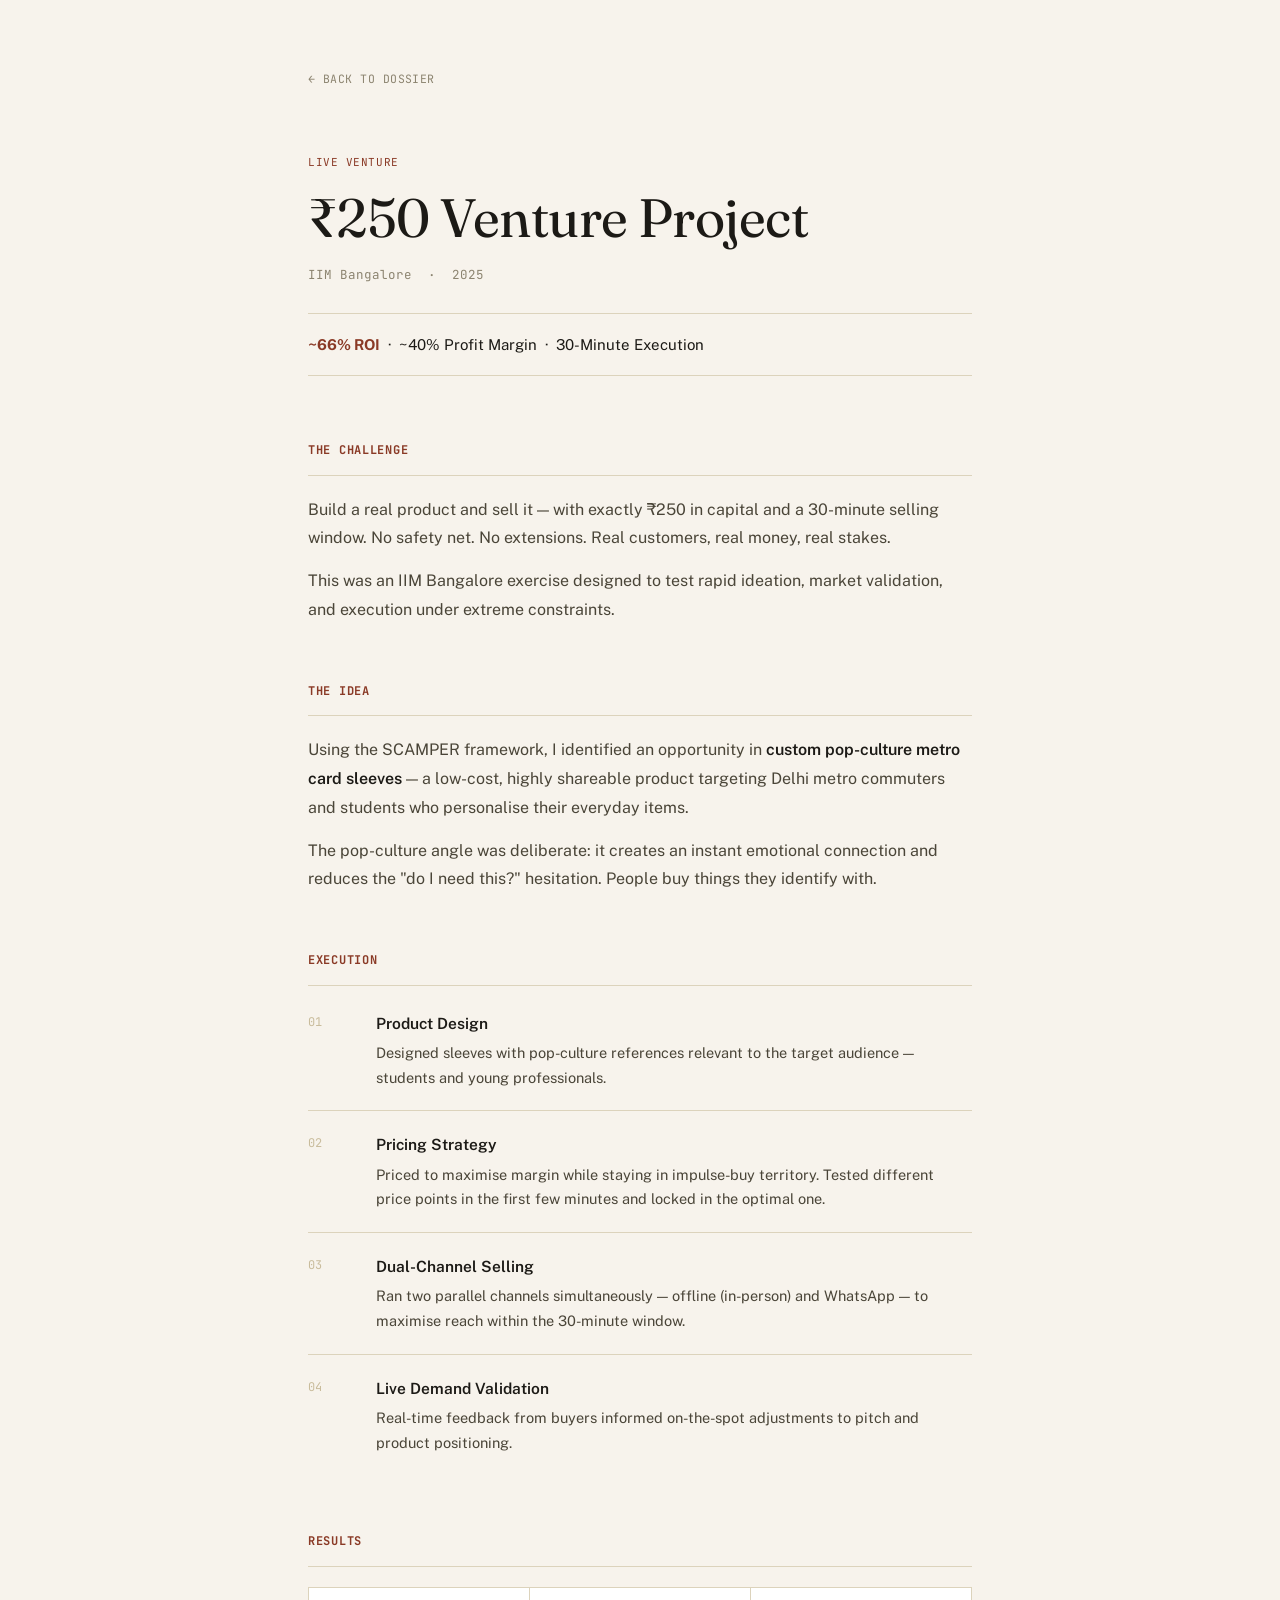
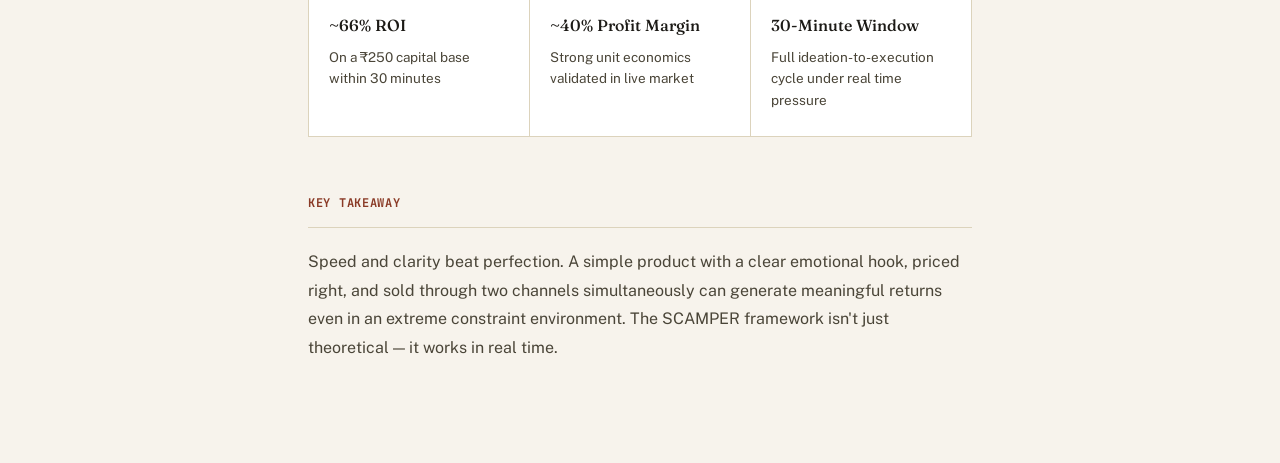
<file: venture.html>
<!DOCTYPE html>
<html lang="en">
<head>
<meta charset="UTF-8">
<meta name="viewport" content="width=device-width, initial-scale=1.0">
<title>₹250 Venture — 66% ROI in 30 Minutes | Shivam Godhwani · IIM Bangalore</title>
<meta name="description" content="How Shivam Godhwani built and sold a live product with ₹250 capital, achieving ~66% ROI and ~40% profit margin in 30 minutes at IIM Bangalore.">
<link rel="stylesheet" href="project.css">
<link href="https://fonts.googleapis.com/css2?family=Fraunces:ital,opsz,wght@0,9..144,380;0,9..144,500;1,9..144,480&family=Public+Sans:wght@300;400;500;600;700&family=JetBrains+Mono:wght@400;500&display=swap" rel="stylesheet">
</head>
<body>
<div class="page">
  <a href="index.html" class="back">← Back to Dossier</a>

  <span class="proj-kicker">Live Venture</span>
  <h1>₹250 Venture Project</h1>
  <p class="meta">IIM Bangalore &nbsp;·&nbsp; 2025</p>
  <div class="outcome-banner"><strong>~66% ROI</strong> &nbsp;·&nbsp; ~40% Profit Margin &nbsp;·&nbsp; 30-Minute Execution</div>

  <div class="content">

    <div class="section-block">
      <h2>The Challenge</h2>
      <p>Build a real product and sell it — with exactly ₹250 in capital and a 30-minute selling window. No safety net. No extensions. Real customers, real money, real stakes.</p>
      <p>This was an IIM Bangalore exercise designed to test rapid ideation, market validation, and execution under extreme constraints.</p>
    </div>

    <div class="section-block">
      <h2>The Idea</h2>
      <p>Using the SCAMPER framework, I identified an opportunity in <strong>custom pop-culture metro card sleeves</strong> — a low-cost, highly shareable product targeting Delhi metro commuters and students who personalise their everyday items.</p>
      <p>The pop-culture angle was deliberate: it creates an instant emotional connection and reduces the "do I need this?" hesitation. People buy things they identify with.</p>
    </div>

    <div class="section-block">
      <h2>Execution</h2>
      <div class="steps">
        <div class="step">
          <div class="step-num">01</div>
          <div>
            <strong>Product Design</strong>
            <p>Designed sleeves with pop-culture references relevant to the target audience — students and young professionals.</p>
          </div>
        </div>
        <div class="step">
          <div class="step-num">02</div>
          <div>
            <strong>Pricing Strategy</strong>
            <p>Priced to maximise margin while staying in impulse-buy territory. Tested different price points in the first few minutes and locked in the optimal one.</p>
          </div>
        </div>
        <div class="step">
          <div class="step-num">03</div>
          <div>
            <strong>Dual-Channel Selling</strong>
            <p>Ran two parallel channels simultaneously — offline (in-person) and WhatsApp — to maximise reach within the 30-minute window.</p>
          </div>
        </div>
        <div class="step">
          <div class="step-num">04</div>
          <div>
            <strong>Live Demand Validation</strong>
            <p>Real-time feedback from buyers informed on-the-spot adjustments to pitch and product positioning.</p>
          </div>
        </div>
      </div>
    </div>

    <div class="section-block">
      <h2>Results</h2>
      <div class="outcome-grid">
        <div class="outcome-card">
          <strong>~66% ROI</strong>
          <p>On a ₹250 capital base within 30 minutes</p>
        </div>
        <div class="outcome-card">
          <strong>~40% Profit Margin</strong>
          <p>Strong unit economics validated in live market</p>
        </div>
        <div class="outcome-card">
          <strong>30-Minute Window</strong>
          <p>Full ideation-to-execution cycle under real time pressure</p>
        </div>
      </div>
    </div>

    <div class="section-block">
      <h2>Key Takeaway</h2>
      <p>Speed and clarity beat perfection. A simple product with a clear emotional hook, priced right, and sold through two channels simultaneously can generate meaningful returns even in an extreme constraint environment. The SCAMPER framework isn't just theoretical — it works in real time.</p>
    </div>

  </div>
</div>
</body>
</html>
</file>
<file: project.css>
/* ============================================================
   PROJECT PAGE — shares the dossier system
   ============================================================ */

*, *::before, *::after { box-sizing: border-box; margin: 0; padding: 0; }

:root {
  --paper:     #F7F3EC;
  --ink:       #1C1A16;
  --ink-soft:  #4A4538;
  --ink-faint: #8C8470;
  --rule:      #DCD3BC;
  --rule-strong: #C9BC9C;
  --brick:     #8A3A26;
  --white:     #FFFFFF;

  --serif:  'Fraunces', serif;
  --sans:   'Public Sans', sans-serif;
  --mono:   'JetBrains Mono', monospace;
}

html { scroll-behavior: smooth; background: var(--paper); }

body {
  font-family: var(--sans);
  background: var(--paper);
  color: var(--ink-soft);
  font-size: 16px;
  line-height: 1.7;
  -webkit-font-smoothing: antialiased;
}

::selection { background: var(--brick); color: var(--paper); }

.page {
  max-width: 720px;
  margin: 0 auto;
  padding: 64px 28px 100px;
}

.back {
  display: inline-flex;
  align-items: center;
  gap: 8px;
  font-family: var(--mono);
  font-size: 11.5px;
  text-transform: uppercase;
  letter-spacing: 0.04em;
  color: var(--ink-faint);
  text-decoration: none;
  margin-bottom: 64px;
  transition: color 0.2s;
}
.back:hover { color: var(--brick); }

.proj-kicker {
  font-family: var(--mono);
  font-size: 11px;
  text-transform: uppercase;
  letter-spacing: 0.05em;
  color: var(--brick);
  margin-bottom: 18px;
  display: block;
}

.page h1 {
  font-family: var(--serif);
  font-weight: 400;
  font-size: clamp(34px, 6vw, 54px);
  line-height: 1.08;
  color: var(--ink);
  letter-spacing: -0.01em;
  margin-bottom: 16px;
}

.meta {
  font-family: var(--mono);
  font-size: 12.5px;
  color: var(--ink-faint);
  margin-bottom: 28px;
}

.outcome-banner {
  font-size: 15px;
  color: var(--ink);
  padding: 18px 0;
  border-top: 1px solid var(--rule);
  border-bottom: 1px solid var(--rule);
  margin-bottom: 28px;
}
.outcome-banner strong { color: var(--brick); }

.live-link {
  display: inline-flex;
  align-items: center;
  gap: 8px;
  background: var(--ink);
  color: var(--paper);
  padding: 12px 24px;
  font-family: var(--mono);
  font-size: 12px;
  letter-spacing: 0.04em;
  text-transform: uppercase;
  text-decoration: none;
  transition: background 0.2s, transform 0.2s;
}
.live-link:hover { background: var(--brick); transform: translateY(-2px); }

.content {
  display: flex;
  flex-direction: column;
  gap: 56px;
  margin-top: 64px;
}

.section-block h2 {
  font-family: var(--mono);
  font-size: 12px;
  text-transform: uppercase;
  letter-spacing: 0.06em;
  color: var(--brick);
  margin-bottom: 20px;
  padding-bottom: 14px;
  border-bottom: 1px solid var(--rule);
}

.section-block p {
  color: var(--ink-soft);
  font-size: 16px;
  line-height: 1.8;
  margin-bottom: 14px;
}
.section-block p:last-child { margin-bottom: 0; }

.section-block em { color: var(--brick); font-style: italic; }
.section-block strong { color: var(--ink); font-weight: 600; }

/* STEPS */
.steps {
  display: flex;
  flex-direction: column;
  margin-top: 4px;
}

.step {
  display: grid;
  grid-template-columns: 48px 1fr;
  gap: 20px;
  padding: 20px 0;
  border-top: 1px solid var(--rule);
}
.steps .step:first-child { border-top: none; padding-top: 4px; }

.step-num {
  font-family: var(--mono);
  font-size: 12px;
  color: var(--rule-strong);
  padding-top: 2px;
}

.step strong {
  display: block;
  color: var(--ink);
  font-size: 15.5px;
  font-weight: 600;
  margin-bottom: 5px;
}

.step p {
  color: var(--ink-soft);
  font-size: 14.5px;
  line-height: 1.7;
  margin: 0;
}

/* OUTCOME GRID */
.outcome-grid {
  display: grid;
  grid-template-columns: repeat(auto-fit, minmax(180px, 1fr));
  gap: 1px;
  background: var(--rule);
  margin-top: 4px;
  border: 1px solid var(--rule);
}

.outcome-card {
  background: var(--white);
  padding: 24px 20px;
}

.outcome-card strong {
  display: block;
  font-family: var(--serif);
  font-size: 16px;
  font-weight: 500;
  color: var(--ink);
  margin-bottom: 8px;
}

.outcome-card p {
  font-size: 13.5px;
  color: var(--ink-soft);
  line-height: 1.6;
  margin: 0;
}

.outcome-proof-link {
  display: inline-block;
  margin-top: 10px;
  font-family: var(--mono);
  font-size: 10.5px;
  text-transform: uppercase;
  letter-spacing: 0.03em;
  color: var(--brick);
  text-decoration: none;
  border-bottom: 1px solid rgba(138,58,38,0.3);
}
.outcome-proof-link:hover { border-color: var(--brick); }

/* STACK LIST */
.stack-line {
  font-family: var(--mono);
  font-size: 12.5px;
  color: var(--ink-faint);
  margin-top: -6px;
}
.stack-line span { color: var(--brick); }

@media (max-width: 540px) {
  .page { padding: 48px 20px 72px; }
  .outcome-grid { grid-template-columns: 1fr; }
  .step { grid-template-columns: 36px 1fr; }
}
</file>
